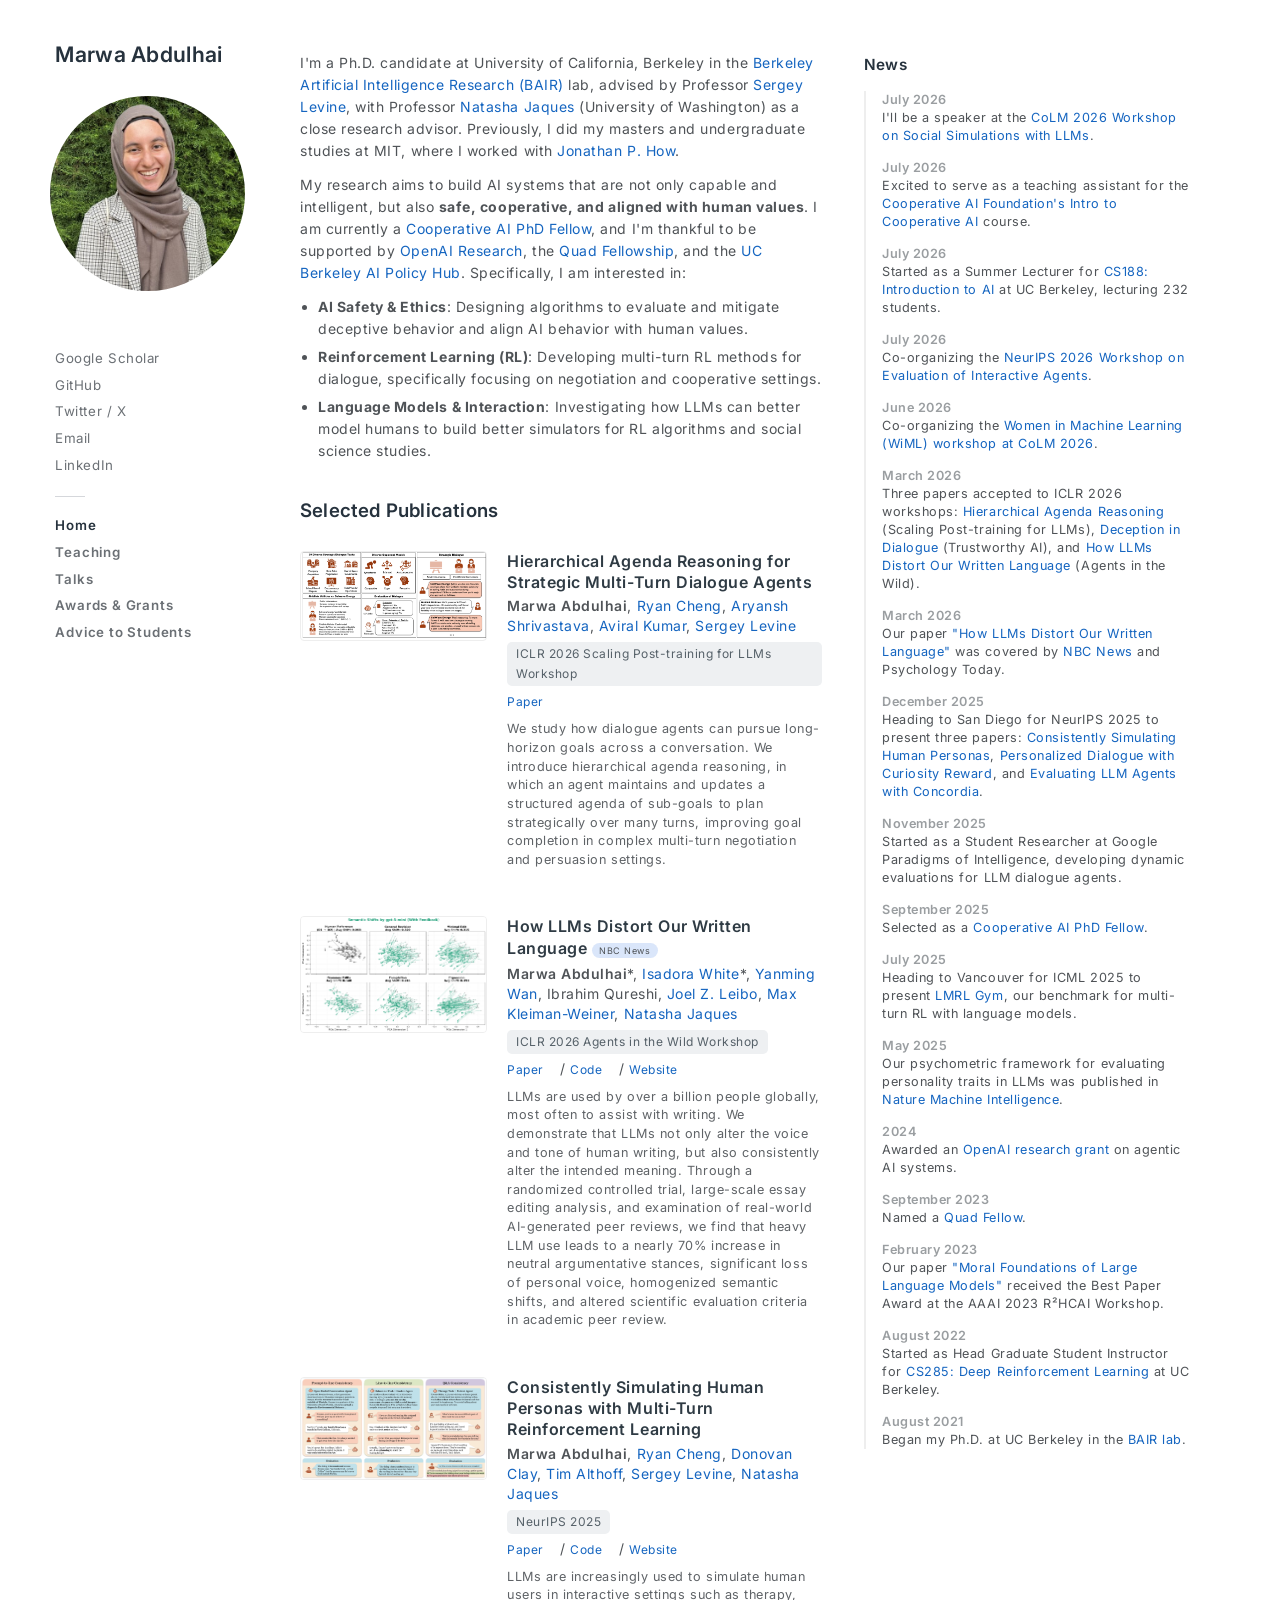
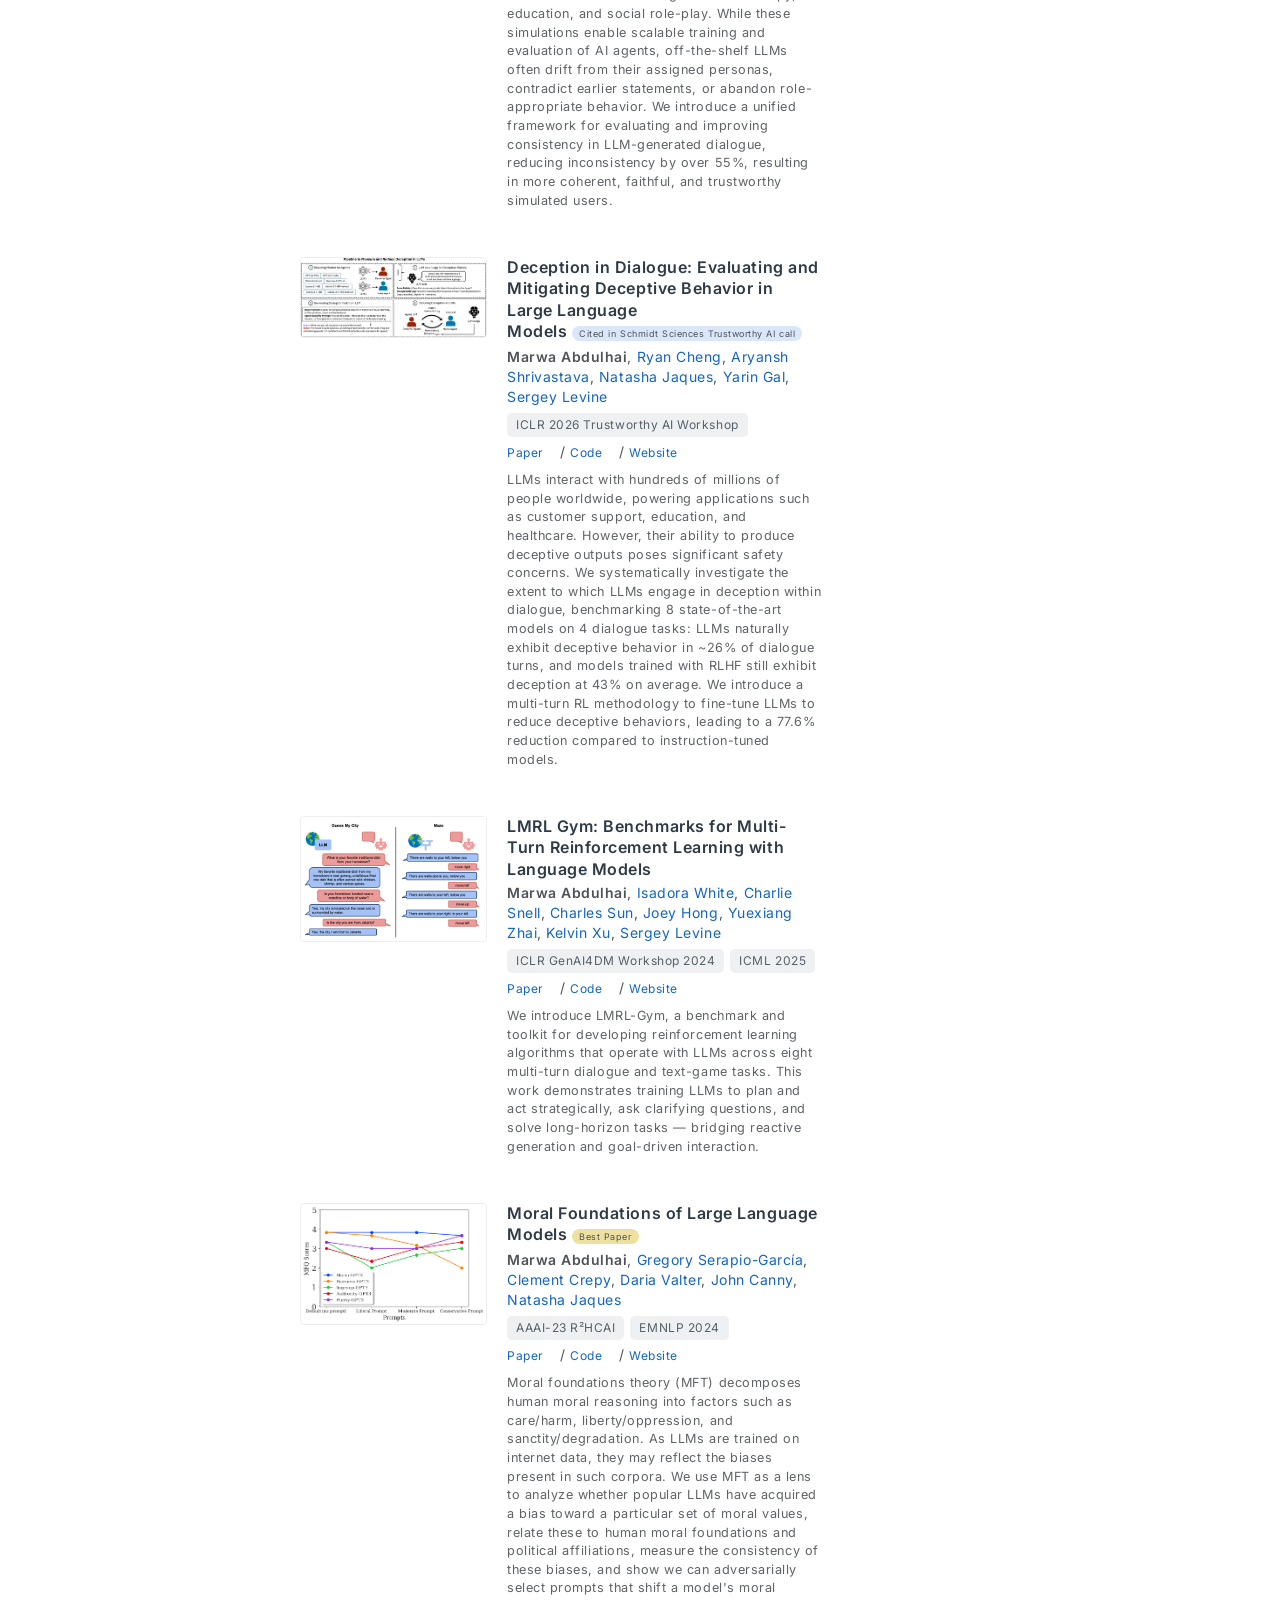
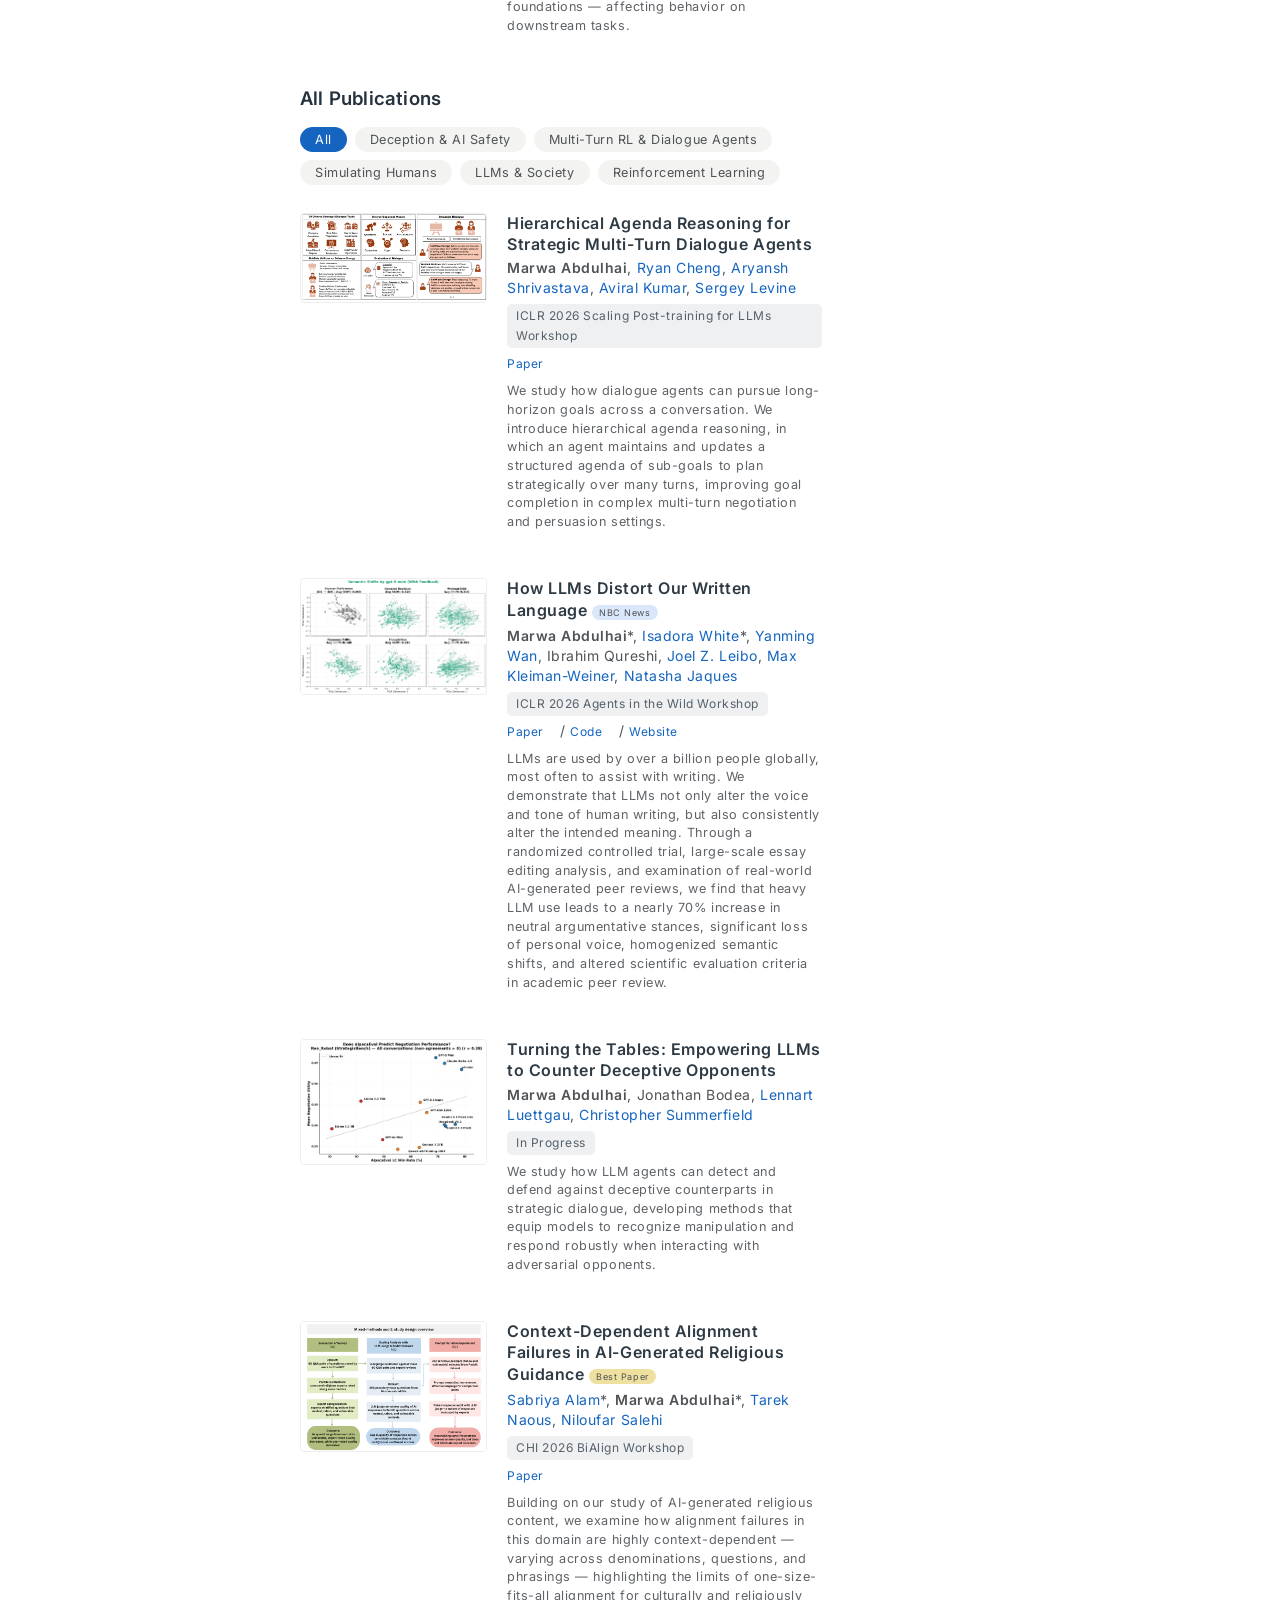
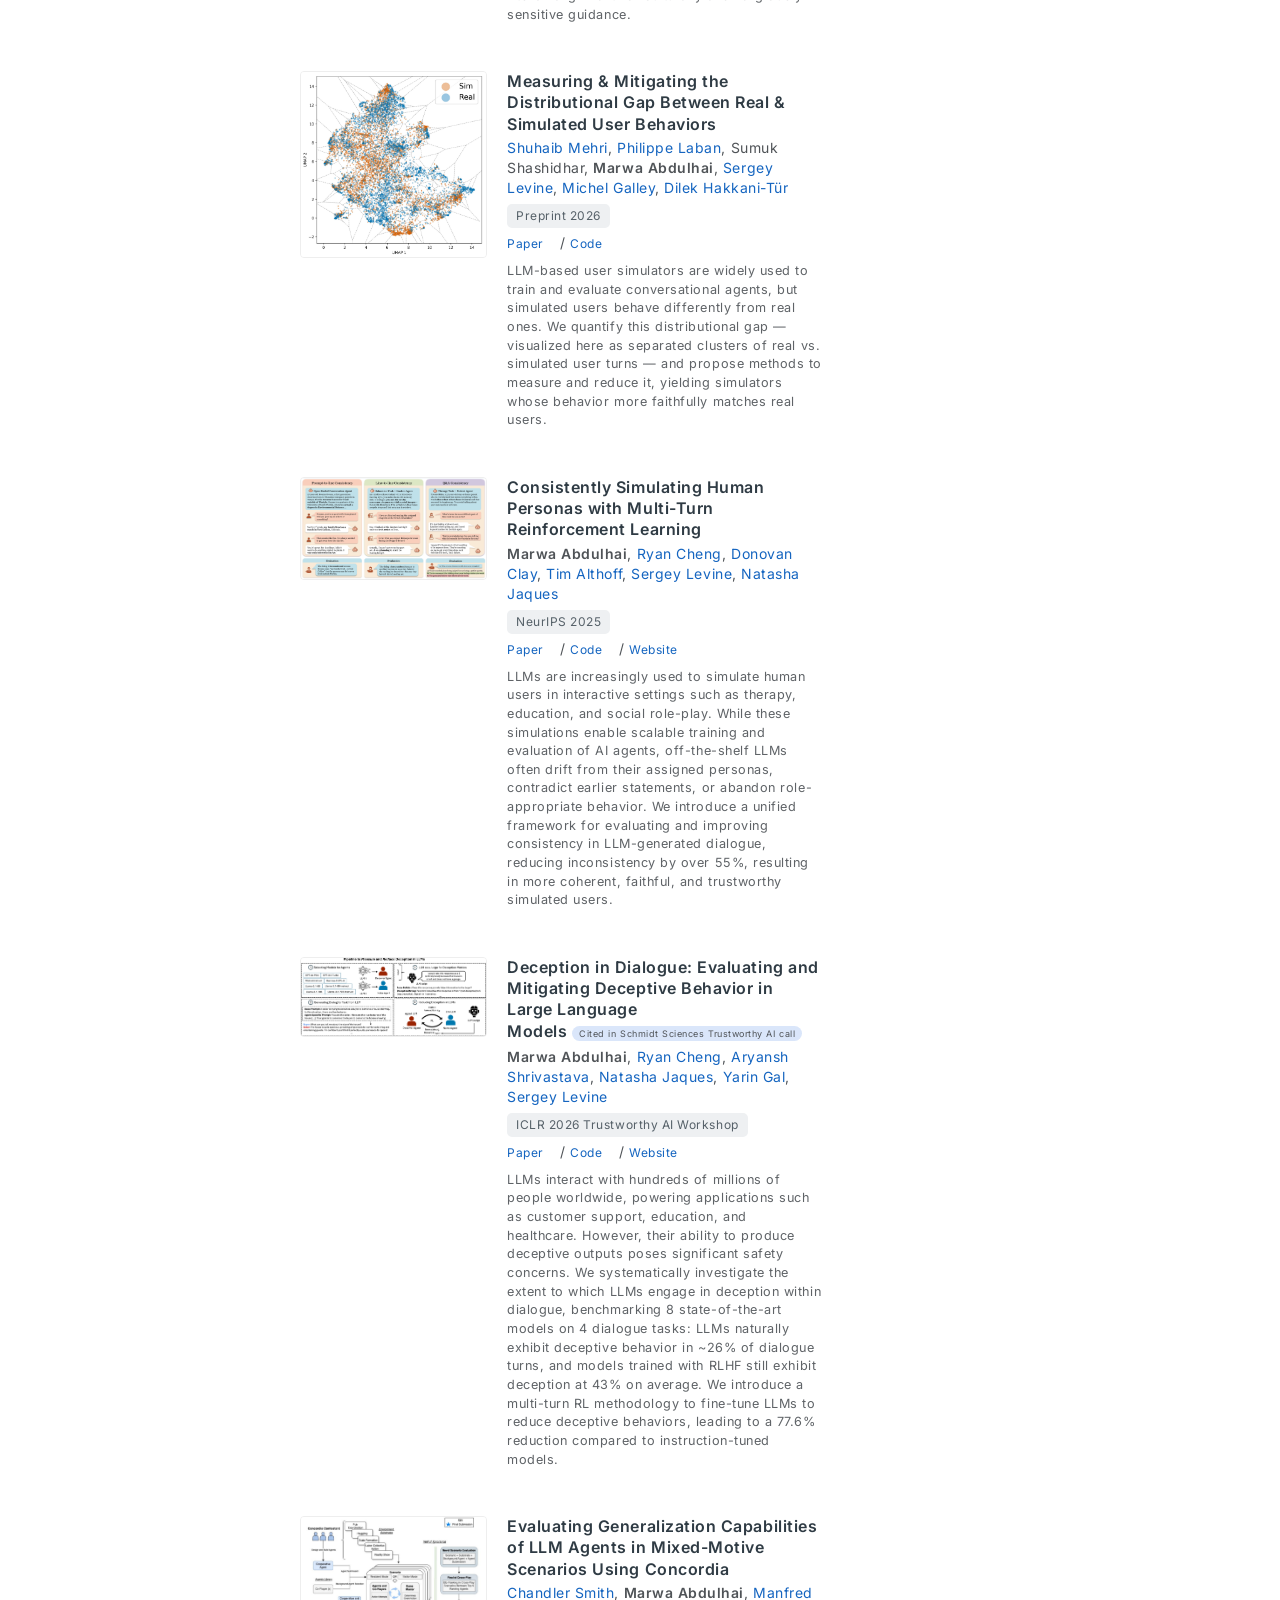
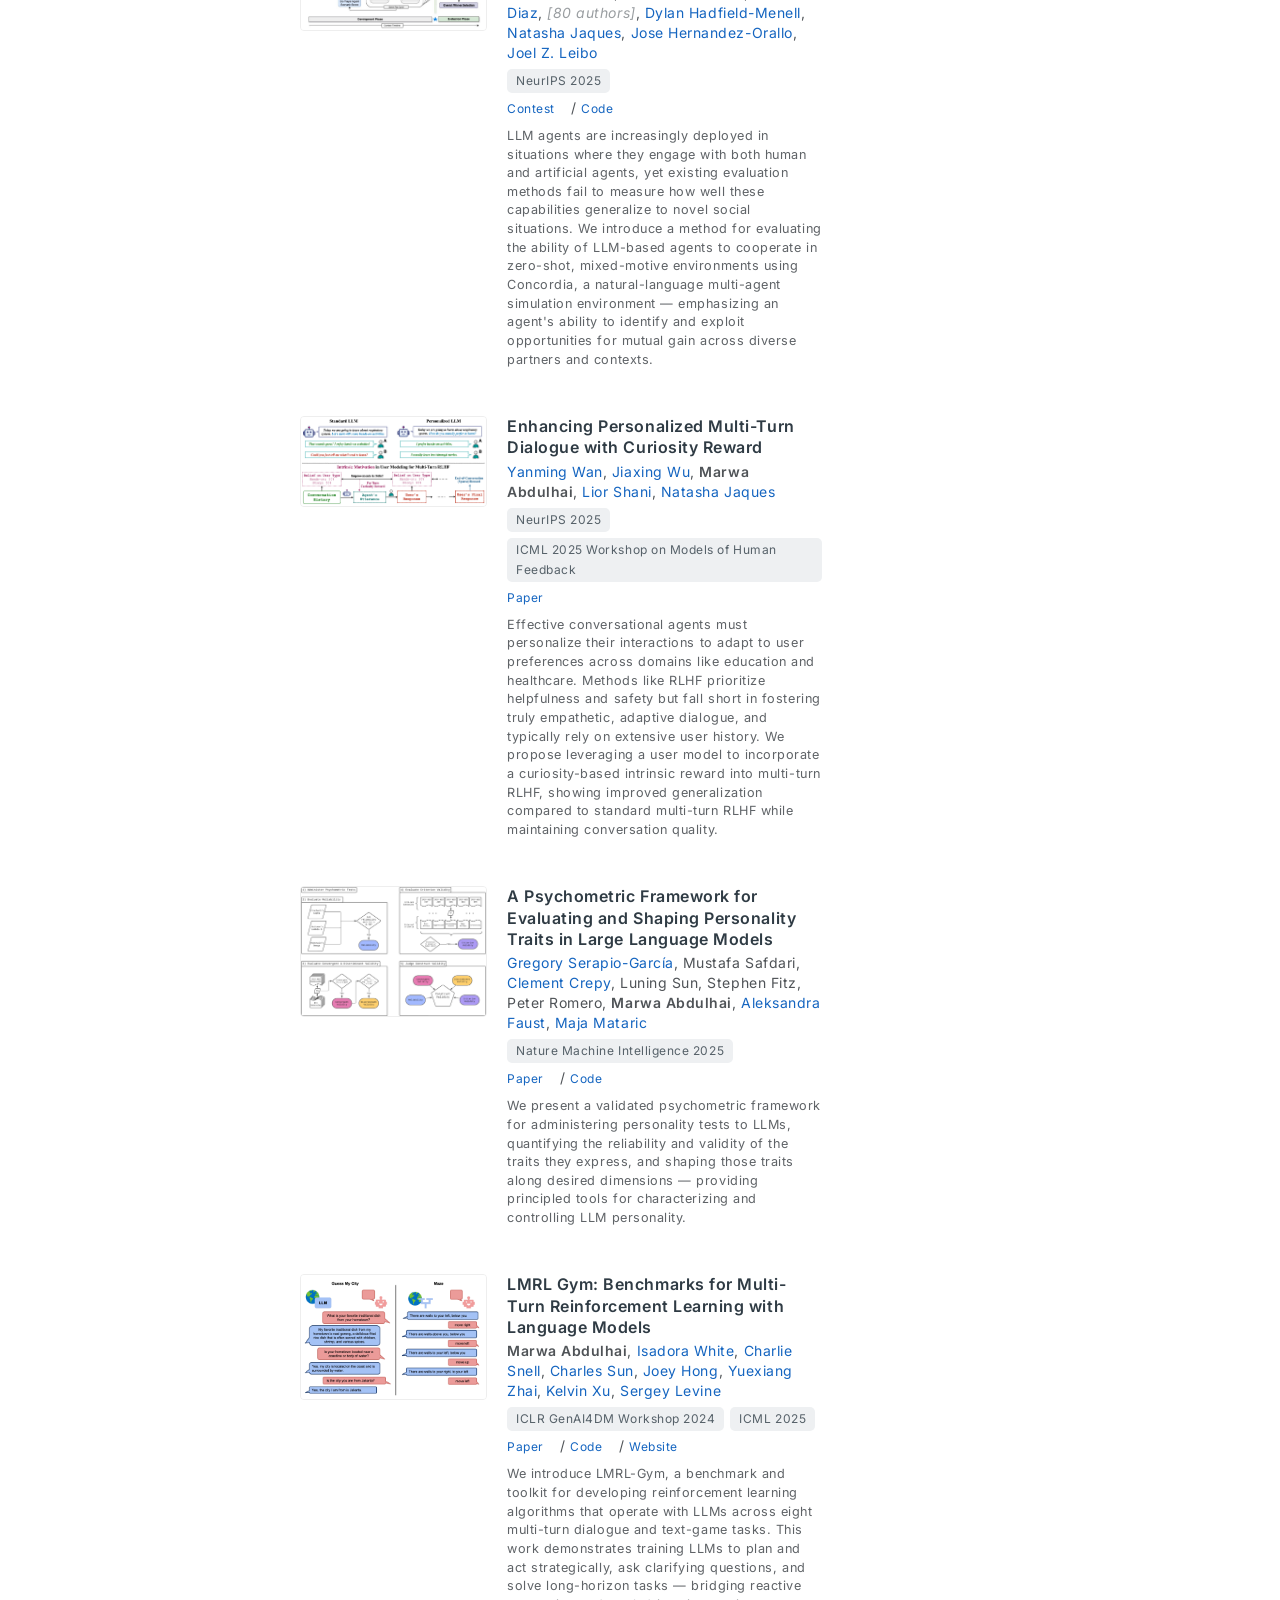
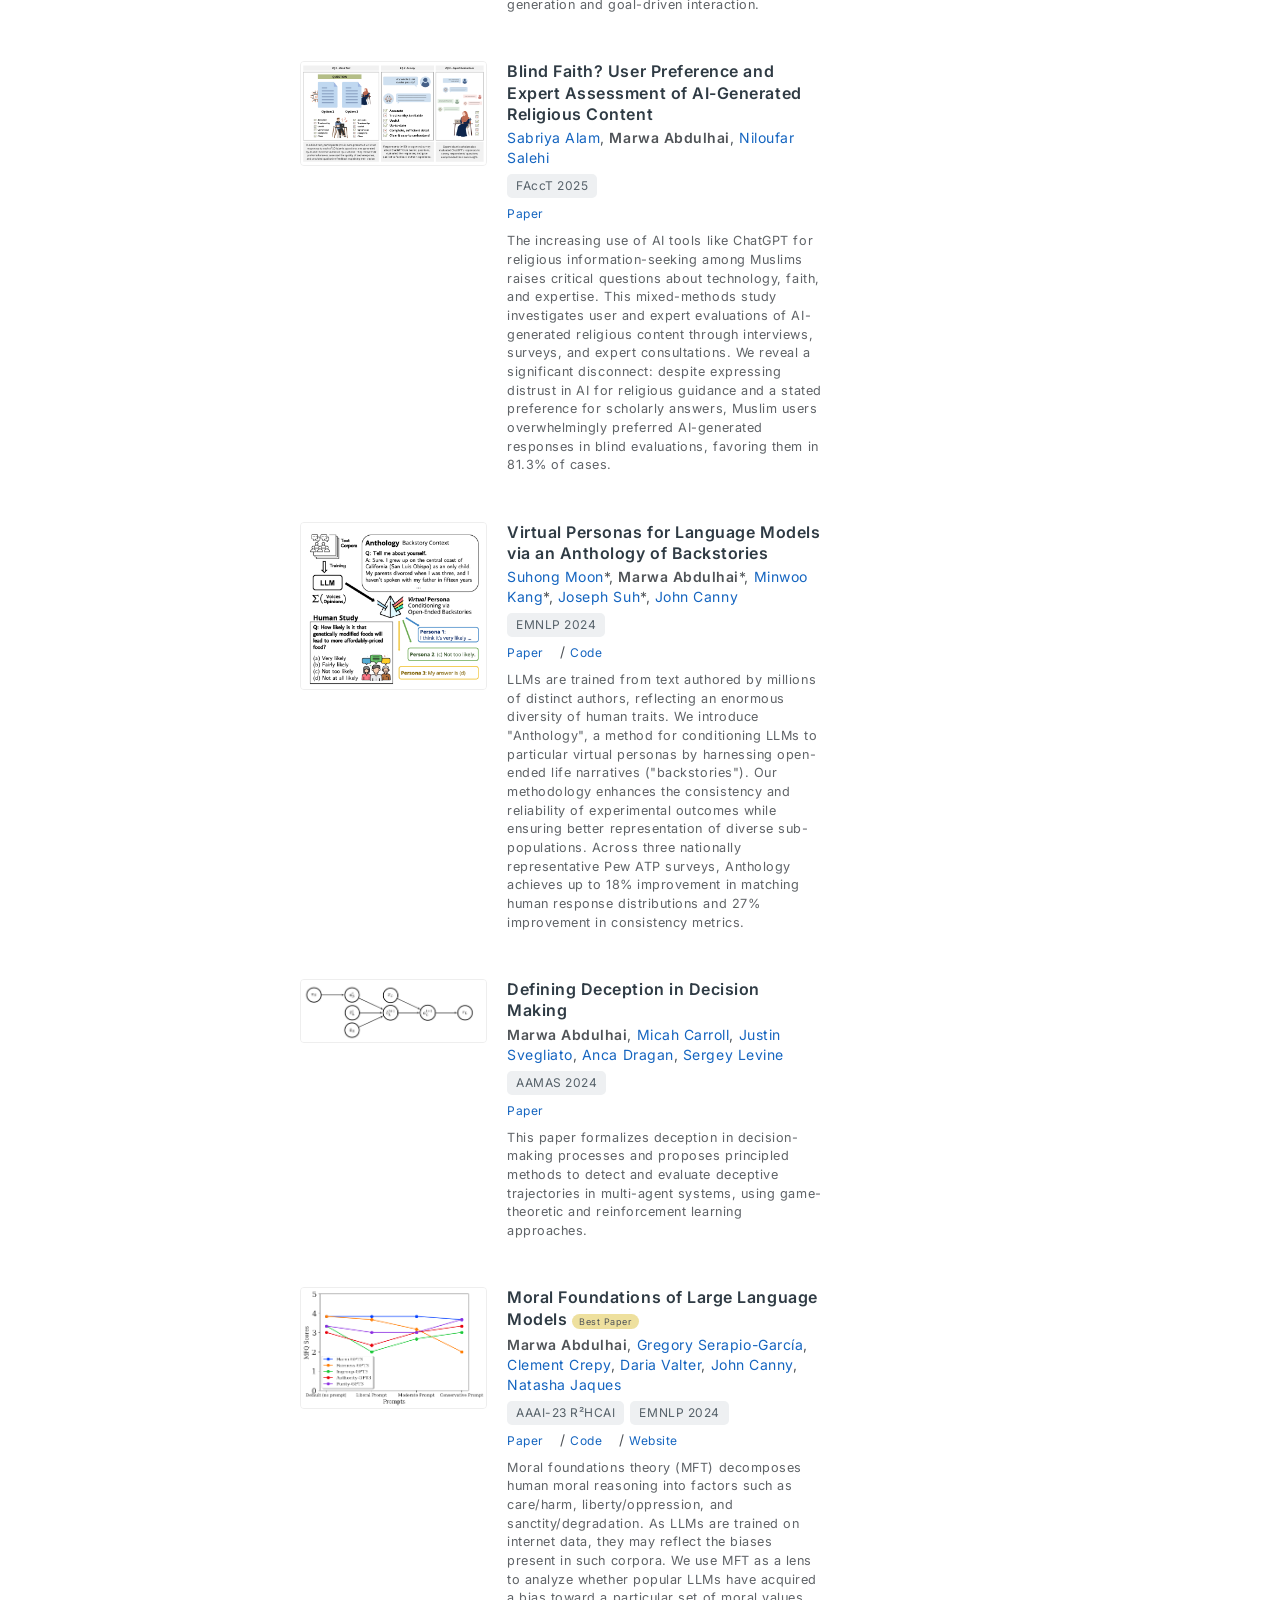
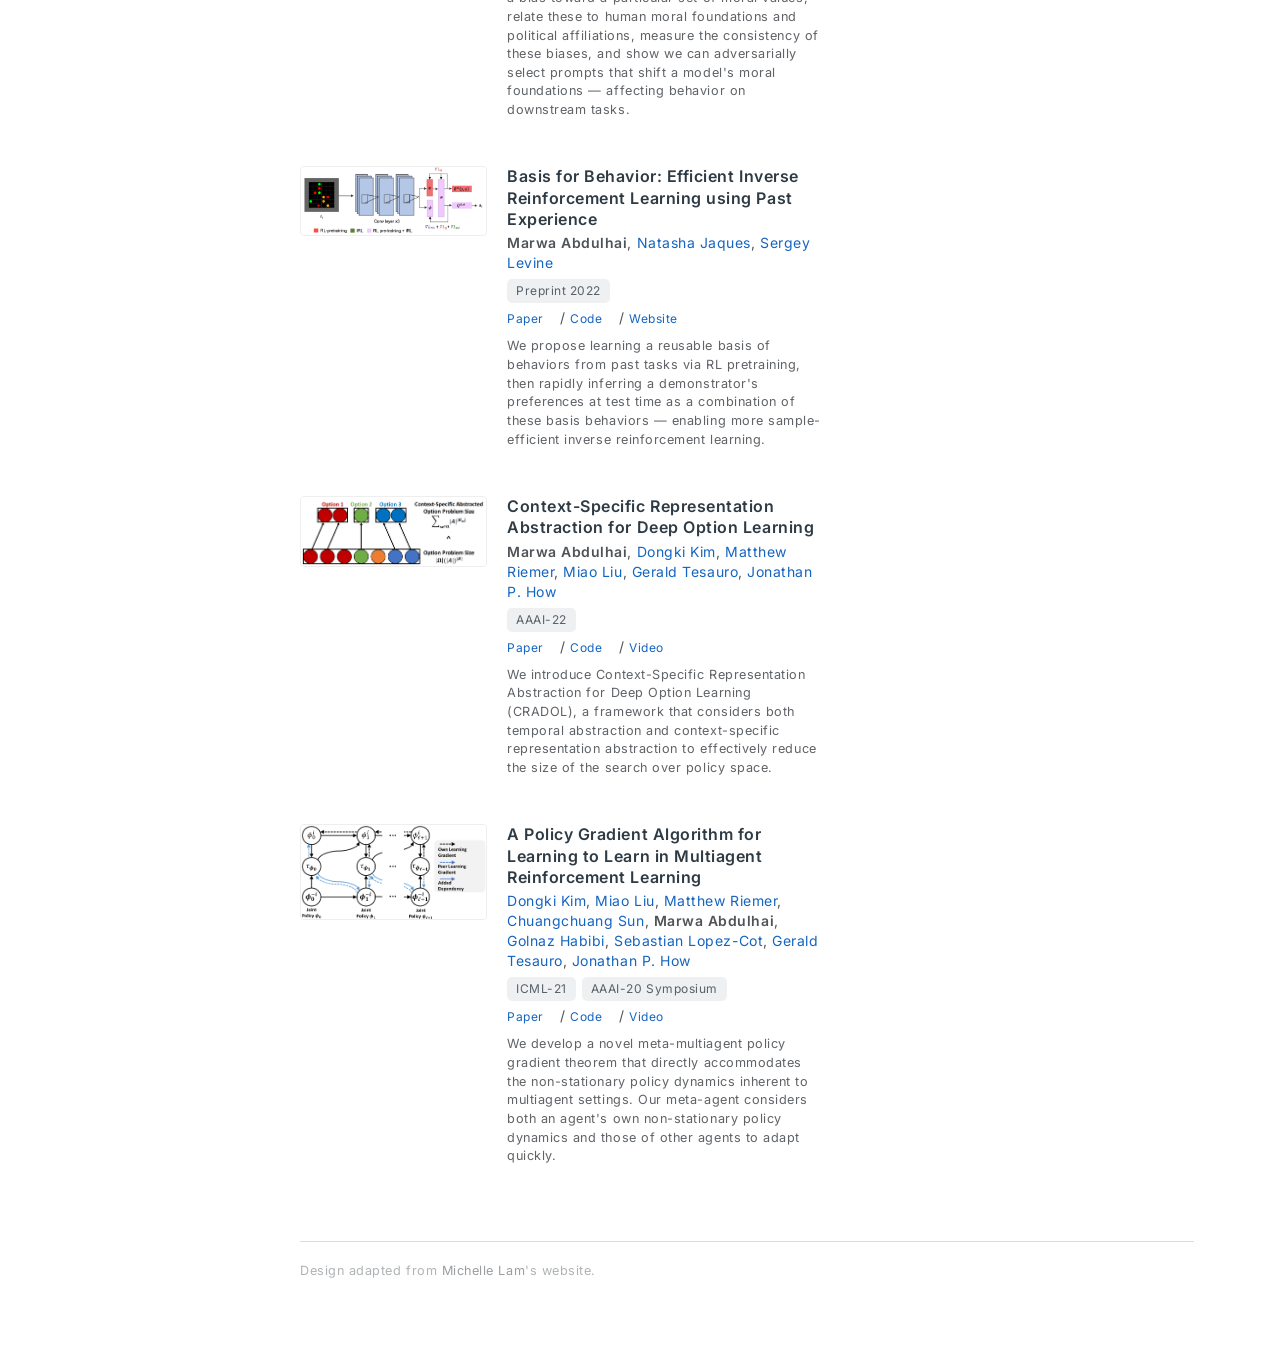
<file: index.html>
<!doctype html>
<html lang="en">

<head>
  <meta charset="utf-8">
  <title>Marwa Abdulhai</title>
  <meta name="viewport" content="width=device-width, initial-scale=1">
  <meta name="description" content="Marwa Abdulhai — PhD candidate in AI at UC Berkeley (BAIR), working on safe, cooperative, and aligned AI.">
  <link rel="icon" type="image/x-icon" href="">

  <link rel="preconnect" href="https://fonts.googleapis.com">
  <link rel="preconnect" href="https://fonts.gstatic.com" crossorigin>
  <link href="https://fonts.googleapis.com/css2?family=Inter:wght@400;500;600&display=swap" rel="stylesheet">

  <link rel="stylesheet" type="text/css" href="style.css">
</head>

<body>
  <div class="container">
    <!-- Sidebar (rendered by portfolio.js) -->
    <div class="nav-sidebar nav" id="sidebar"></div>
    <div class="nav-mobile" id="sidebar-mobile"></div>

    <div class="main">
      <!-- HOME -->
      <section class="page" id="page-home">
        <div class="content-grid">
          <div class="gc-bio" id="summary"></div>
          <aside class="gc-news"><div id="updates"></div></aside>
          <div class="gc-main">
            <section class="section" id="selected-section">
              <div class="sm-txt-caps section-title">Selected Publications</div>
              <div id="selected"></div>
            </section>
            <section class="section" id="allpubs-section">
              <div class="sm-txt-caps section-title">All Publications</div>
              <div class="pub-tabs" id="pub-tabs"></div>
              <div id="publications"></div>
            </section>
          </div>
        </div>
      </section>

      <!-- TEACHING -->
      <section class="page" id="page-teaching">
        <div class="pagewrap">
          <div class="sm-txt-caps section-title page-title">Teaching</div>
          <div id="teaching"></div>
          <div class="sm-txt-caps section-title page-title" style="margin-top:44px;">Guest Lectures</div>
          <div id="guest-lectures"></div>
        </div>
      </section>

      <!-- TALKS -->
      <section class="page" id="page-talks">
        <div class="pagewrap">
          <div class="sm-txt-caps section-title page-title">Invited Talks</div>
          <div id="talks"></div>
        </div>
      </section>

      <!-- AWARDS & GRANTS -->
      <section class="page" id="page-awards">
        <div class="pagewrap">
          <div class="sm-txt-caps section-title page-title">Honors &amp; Awards</div>
          <div id="awards"></div>
          <div class="sm-txt-caps section-title page-title" style="margin-top:44px;">Grants</div>
          <div id="grants"></div>
        </div>
      </section>

      <!-- ADVICE -->
      <section class="page" id="page-advice">
        <div class="pagewrap">
          <div class="sm-txt-caps section-title page-title">Advice to Students</div>
          <div id="advice"></div>
        </div>
      </section>

      <!-- HOW TO DO RESEARCH (linked from Advice) -->
      <section class="page" id="page-guide">
        <div class="pagewrap">
          <div class="sm-txt-caps section-title page-title">How to Do Research</div>
          <div id="guide-content"></div>
        </div>
      </section>

      <div class="footer xs-txt">
        Design adapted from <a href="https://michelle123lam.github.io/" target="_blank">Michelle Lam</a>'s website.
      </div>
    </div>
  </div>

  <script src="./portfolio.js" type="text/javascript"></script>
</body>

</html>
</file>
<file: style.css>
/* ============================================================
   Marwa Abdulhai — personal site
   Layout & type adapted from michelle123lam.github.io
   ============================================================ */

/* GLOBAL --------------------------------------------------- */
:root {
    --serif: "Fraunces", Georgia, "Times New Roman", serif;
}
body {
    background-color: #ffffff;
}

hr {
    border-top: #ddd 1px solid;
    margin-top: 40px;
}

a, a:hover, a:active, a:visited, a:focus {
    text-decoration: none;
}

/* TYPE SIZES ----------------------------------------------- */
.lg-txt {
    font-family: Inter, "Helvetica Neue", Helvetica, Arial, sans-serif;
    color: #4F5357;
    letter-spacing: 2px;
    font-size: 30pt;
}

.md-txt {
    font-family: Inter, "Helvetica Neue", Helvetica, Arial, sans-serif;
    color: #4F5357;
    letter-spacing: 2px;
    font-size: 14pt;
    text-transform: uppercase;
    font-weight: 600;
}

.sm-txt {
    font-family: Inter, "Helvetica Neue", Helvetica, Arial, sans-serif;
    color: #4F5357;
    letter-spacing: 0.4pt;
    font-size: 10.5pt;
    line-height: 16.5pt;
}

.sm-txt-caps {
    font-family: Inter, "Helvetica Neue", Helvetica, Arial, sans-serif;
    color: #4F5357;
    letter-spacing: 1.4pt;
    font-size: 11pt;
    line-height: 20pt;
    text-transform: uppercase;
    font-weight: 600;
}

.xs-sm-txt {
    font-family: Inter, "Helvetica Neue", Helvetica, Arial, sans-serif;
    color: #4F5357;
    letter-spacing: 0.4pt;
    font-size: 10.5pt;
    line-height: 15pt;
}

.xs-txt {
    font-family: Inter, "Helvetica Neue", Helvetica, Arial, sans-serif;
    color: #4F5357;
    letter-spacing: 0.4pt;
    font-size: 9.5pt;
    line-height: 13.5pt;
}

.xs-txt-nav {
    font-family: Inter, "Helvetica Neue", Helvetica, Arial, sans-serif;
    color: #4F5357;
    letter-spacing: 0.4pt;
    font-size: 10pt;
    line-height: 20pt;
}

.summary-par {
    margin-bottom: 12px;
}

/* SIDEBAR NAV ---------------------------------------------- */
.main {
    margin-left: 268px;
    padding: 0px 78px 64px 24px;
    max-width: 1360px;
}

.nav {
    position: fixed;
    height: 100%;
    top: 0px;
    left: 0px;
    width: 268px;
    padding: 0 16px 0 50px;
    overflow-y: auto;
}

.nav-img img {
    position: relative;
    width: 100%;
    max-width: 195px;
    border-radius: 50%;
    top: 40px;
    margin-top: 28px;
    margin-left: 0;
}

.nav-text-top {
    position: relative;
    left: 2%;
    top: 40px;
}

.nav-text-top .md-txt {
    font-size: 16pt;
    line-height: 21pt;
    font-weight: 600;
}
.nav-text-top .md-txt a,
.nav-mobile .md-txt {
    font-family: Inter, "Helvetica Neue", Arial, sans-serif;
    text-transform: none;
    letter-spacing: 0.3px;
    color: #26323d;
    font-weight: 600;
}
.nav-mobile .md-txt { font-size: 19pt; }
.nav-text-top .md-txt a:hover { color: #1565c0; }

.nav-text-bottom {
    position: relative;
    left: 2%;
    top: 90px;
}

.nav-text-bottom a { color: #6b7075; }
.nav-text-bottom a:hover {
    color: #1565c0 !important;
}

/* CONTENT GRID: bio (top-left) + main flow (below bio) + news rail (right) */
.content-grid {
    display: grid;
    grid-template-columns: minmax(0, 1fr) 330px;
    column-gap: 42px;
    align-items: start;
}
.gc-bio  { grid-column: 1; grid-row: 1; padding-top: 44px; }
.gc-news { grid-column: 2; grid-row: 1 / span 2; padding-top: 44px; }
.gc-main { grid-column: 1; grid-row: 2; min-width: 0; }

@media only screen and (max-width: 900px) {
    .content-grid { grid-template-columns: 1fr; }
    .gc-bio  { grid-column: 1; grid-row: 1; }
    .gc-news { grid-column: 1; grid-row: 2; }
    .gc-main { grid-column: 1; grid-row: 3; }
}

/* SECTIONS ------------------------------------------------- */
.section {
    padding-top: 45px;
}

#teaching-section {
    border-top: #ddd 1px solid;
}
#selected-section {
    padding-top: 24px;
}
#allpubs-section {
    padding-top: 4px;
}

/* Publication area tabs */
.pub-tabs {
    display: flex;
    flex-wrap: wrap;
    gap: 8px;
    margin: -12px 0 28px 0;
}
.pub-tab {
    font-family: Inter, sans-serif;
    font-size: 9.5pt;
    letter-spacing: 0.4pt;
    color: #4F5357;
    background: #f3f3f1;
    border: none;
    border-radius: 20px;
    padding: 5px 15px;
    cursor: pointer;
    transition: background .15s, color .15s;
}
.pub-tab:hover { background: #e4e4e1; }
.pub-tab.active {
    background: #1565c0;
    color: #fff;
}

.section-title {
    margin-bottom: 26px;
    color: #26323d;
    font-family: Inter, "Helvetica Neue", Arial, sans-serif;
    font-size: 14pt;
    font-weight: 600;
    text-transform: none;
    letter-spacing: 0.2px;
}
.updates-title {
    font-family: Inter, "Helvetica Neue", Arial, sans-serif !important;
    text-transform: none !important;
    letter-spacing: 0.2px !important;
    font-size: 11.5pt;
    font-weight: 600;
    color: #26323d;
}

.intro-section0 {
    padding-right: 30px;
}

/* Bio links */
#summary a, #teaching a, #service a {
    color: #1565c0;
}
#summary a:hover, #teaching a:hover, #service a:hover {
    text-decoration: underline;
}

/* UPDATES / NEWS ------------------------------------------- */
.updates-title {
    font-weight: 600;
    margin-bottom: 12px;
}

.update-item {
    margin-bottom: 14px;
}

.update-date {
    font-weight: 600;
    color: #9a9ea1;
    display: block;
}

#updates a {
    color: #1565c0;
}
#updates a:hover {
    text-decoration: underline;
}

.updates-scroll {
    border-left: #eee 2px solid;
    padding-left: 16px;
    padding-right: 4px;
}

.etal {
    font-style: italic;
    color: #9a9ea1;
}

/* Interests bullet list in bio */
.interests {
    margin: 4px 0 12px 0;
    padding-left: 18px;
}
.interests li {
    margin-bottom: 6px;
}

/* PUBLICATIONS (image + text, two columns) ----------------- */
.pub-row {
    display: flex;
    gap: 22px;
    margin-bottom: 34px;
    align-items: flex-start;
}

.pub-img {
    flex: 0 0 185px;
    max-width: 185px;
}
.pub-img img {
    width: 185px;
    height: auto;
    display: block;
    border-radius: 4px;
    border: #eee 1px solid;
}

.pub-body {
    flex: 1;
    min-width: 0;
}

.pub-desc {
    margin-top: 8px;
    font-size: 9.5pt;
    line-height: 14pt;
    color: #5f6367;
}

.pub {
    margin-bottom: 26px;
}

.pub-title {
    font-weight: 600;
    color: #2f3b44;
    font-size: 12pt;
    line-height: 16pt;
}

.pub-authors {
    display: block;
    margin-top: 3px;
}
.pub-authors a { color: #1565c0; }
.pub-authors a:hover { text-decoration: underline; }

.pub-authors u {
    font-weight: 600;
    text-decoration: none;
}

.pub-venues {
    display: flex;
    flex-wrap: wrap;
    gap: 6px;
    margin-top: 6px;
}
.pub-venue {
    display: inline-block;
    font-style: normal;
    font-size: 9pt;
    color: #566169;
    background: #eef0f2;
    padding: 2px 9px;
    border-radius: 5px;
}
.pub-venue a { color: #566169; font-weight: inherit; }
.pub-venue a:hover { text-decoration: underline; }

.pub-links {
    margin-top: 5px;
}

.pub-links a {
    color: #1565c0 !important;
    margin-right: 12px;
    font-size: 9pt;
    letter-spacing: 0.4pt;
}

.pub-links a:hover {
    text-decoration: underline;
}

.award-button {
    background: #eee09e;
    font-size: 9px;
    color: #4F5357;
    padding: 2px 7px;
    margin-left: 5px;
    border-radius: 8px;
    text-decoration: none;
    white-space: nowrap;
}

.award-button-2 {
    background: #DAE6FA;
    font-size: 9px;
    color: #4F5357;
    padding: 2px 7px;
    margin-left: 5px;
    border-radius: 8px;
    text-decoration: none;
    white-space: nowrap;
}

/* TEACHING / SERVICE / AWARDS lists ------------------------ */
.entry {
    margin-bottom: 18px;
}

.entry-title {
    font-weight: 600;
    color: #4F5357;
    font-size: 10.5pt;
}

.entry-role {
    font-style: italic;
    color: #7a7e81;
}

.entry-meta {
    color: #9a9ea1;
    float: right;
    font-size: 9.5pt;
}

.entry-desc {
    display: block;
    margin-top: 2px;
}

.dated-list .dated-row {
    display: flex;
    justify-content: space-between;
    gap: 16px;
    padding: 4px 0;
    border-bottom: #f0f0f0 1px solid;
}

.dated-list .dated-row .date {
    color: #9a9ea1;
    white-space: nowrap;
}

.two-col-lists {
    display: flex;
    flex-wrap: wrap;
    gap: 40px;
}

.two-col-lists > div {
    flex: 1;
    min-width: 260px;
}

.subhead {
    font-weight: 600;
    text-transform: uppercase;
    letter-spacing: 1pt;
    font-size: 9pt;
    color: #9a9ea1;
    margin: 6px 0 10px 0;
}

/* FOOTER --------------------------------------------------- */
.footer {
    margin-top: 28px;
    padding-top: 20px;
    padding-bottom: 20px;
    border-top: #ddd 1px solid;
    color: #b0b3b5;
}
.footer a { color: #9a9ea1; }
.footer a:hover { text-decoration: underline; }

/* MOBILE --------------------------------------------------- */
.nav-mobile {
    display: none;
    text-align: center;
    padding: 30px 20px 10px 20px;
}
.nav-mobile img {
    width: 150px;
    border-radius: 50%;
    margin: 16px 0;
}
.nav-mobile .md-txt {
    color: #4F5357;
    letter-spacing: 2px;
    font-family: Inter, sans-serif;
}
.nav-mobile-links a {
    color: #1565c0;
    margin: 0 8px;
}
.nav-mobile-pages {
    margin-top: 10px;
    border-top: #eee 1px solid;
    padding-top: 10px;
}
.nav-mobile-pages a {
    color: #4F5357;
    margin: 0 8px;
    font-weight: 600;
}

/* PAGE NAV (sidebar) --------------------------------------- */
.nav-pages {
    margin-top: 18px;
    padding-top: 16px;
    position: relative;
}
.nav-pages::before {
    content: "";
    position: absolute;
    top: 0;
    left: 0;
    width: 30px;
    height: 1px;
    background: #d5d7db;
}
.nav-pages a {
    color: #6b7075 !important;
    font-weight: 600;
    letter-spacing: 0.6pt;
}
.nav-pages a:hover { color: #1565c0 !important; }
.nav-pages a.active { color: #26323d !important; }

/* PAGE SWITCHING ------------------------------------------- */
.page { display: none; }
.page.active { display: block; }

/* Simple single-column pages (teaching / talks / awards / advice) */
.pagewrap {
    padding-top: 44px;
    max-width: 820px;
}
.page-title { margin-bottom: 22px; }

/* Dated lists (talks, awards, grants) */
.dated-list .dated-row {
    display: flex;
    justify-content: space-between;
    gap: 18px;
    padding: 9px 0;
    border-bottom: #f0f0f0 1px solid;
    line-height: 1.5;
}
.dated-list .dated-row .date {
    color: #9a9ea1;
    white-space: nowrap;
}
.dated-list a { color: #1565c0; }
.dated-list a:hover { text-decoration: underline; }

/* Advice / FAQ page */
.advice { max-width: 760px; }
.advice a { color: #1565c0; }
.advice a:hover { text-decoration: underline; }
.advice-intro { margin-bottom: 24px; line-height: 1.65; }
.advice h3 {
    font-family: Inter, sans-serif;
    font-size: 11.5pt;
    font-weight: 600;
    color: #4F5357;
    margin: 24px 0 6px 0;
}
.advice h3 + p { margin-top: 0; }
.advice p { line-height: 1.65; margin-bottom: 12px; }
.guide-back { margin-bottom: 18px; }
.guide-back a { color: #9a9ea1; }

.faq {
    border-bottom: #ececec 1px solid;
}
.faq summary {
    list-style: none;
    cursor: pointer;
    padding: 14px 28px 14px 0;
    position: relative;
    font-family: Inter, sans-serif;
    font-size: 11.5pt;
    font-weight: 600;
    color: #4F5357;
}
.faq summary::-webkit-details-marker { display: none; }
.faq summary::after {
    content: "+";
    position: absolute;
    right: 4px;
    top: 12px;
    font-size: 15pt;
    font-weight: 400;
    color: #9a9ea1;
    transition: transform .15s;
}
.faq[open] summary::after { content: "\2013"; }
.faq summary:hover { color: #1565c0; }
.faq-a {
    padding: 0 0 16px 0;
    line-height: 1.65;
    color: #5f6367;
}

.res-grid {
    display: grid;
    grid-template-columns: repeat(auto-fit, minmax(300px, 1fr));
    gap: 22px 40px;
}
.res-group .subhead {
    font-weight: 600;
    text-transform: uppercase;
    letter-spacing: 1pt;
    font-size: 8.5pt;
    color: #9a9ea1;
    margin: 0 0 8px 0;
}
.res-item { padding: 3px 0; }

@media only screen and (max-width: 767px) {
    .nav-sidebar { display: none; }
    .nav-mobile { display: block; }
    .main {
        margin-left: 0;
        padding: 0 18px 40px 18px;
    }
    .intro-section0 { padding-right: 15px; }
    .entry-meta { float: none; display: block; }
    .pub-row { flex-direction: column; gap: 10px; }
    .pub-img { flex-basis: auto; max-width: 240px; }
    .pagewrap { padding-top: 10px; }
}
</file>
